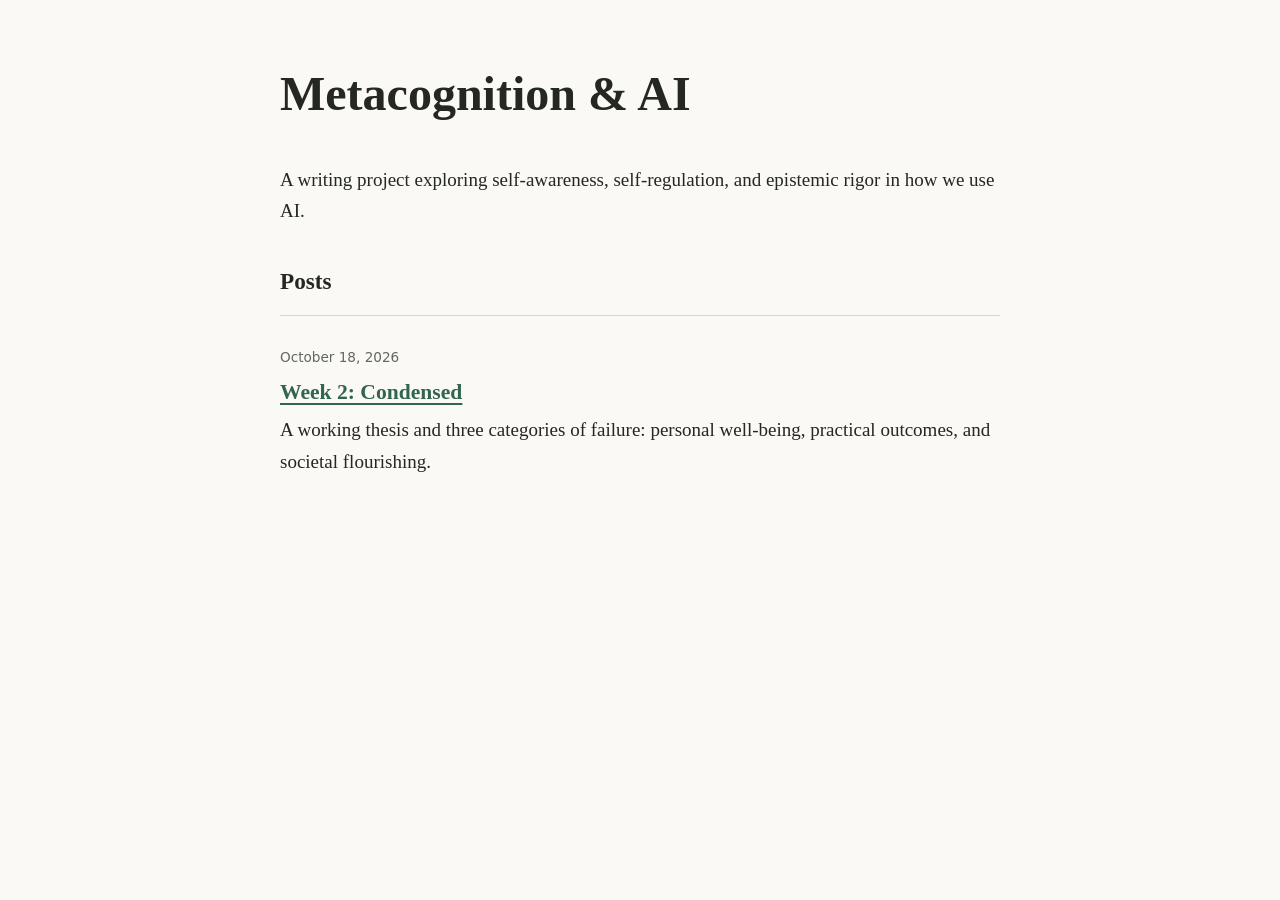
<file: index.html>
<!doctype html>
<html lang="en">
<head>
  <meta charset="utf-8">
  <meta name="viewport" content="width=device-width, initial-scale=1">
  <meta name="description" content="Writing on metacognition, agency, and how we think and act with AI.">
  <title>Metacognition &amp; AI</title>
  <link rel="stylesheet" href="assets/style.css">
</head>
<body>
<main>
<h1>Metacognition &amp; AI</h1>
<p>A writing project exploring self-awareness, self-regulation, and epistemic rigor in how we use AI.</p>
<h2>Posts</h2>
<ul class="post-list">
  <li>
    <time datetime="2026-10-18">October 18, 2026</time>
    <h3><a href="posts/week-2/">Week 2: Condensed</a></h3>
    <p>A working thesis and three categories of failure: personal well-being, practical outcomes, and societal flourishing.</p>
  </li>
</ul>
</main>
</body>
</html>
</file>
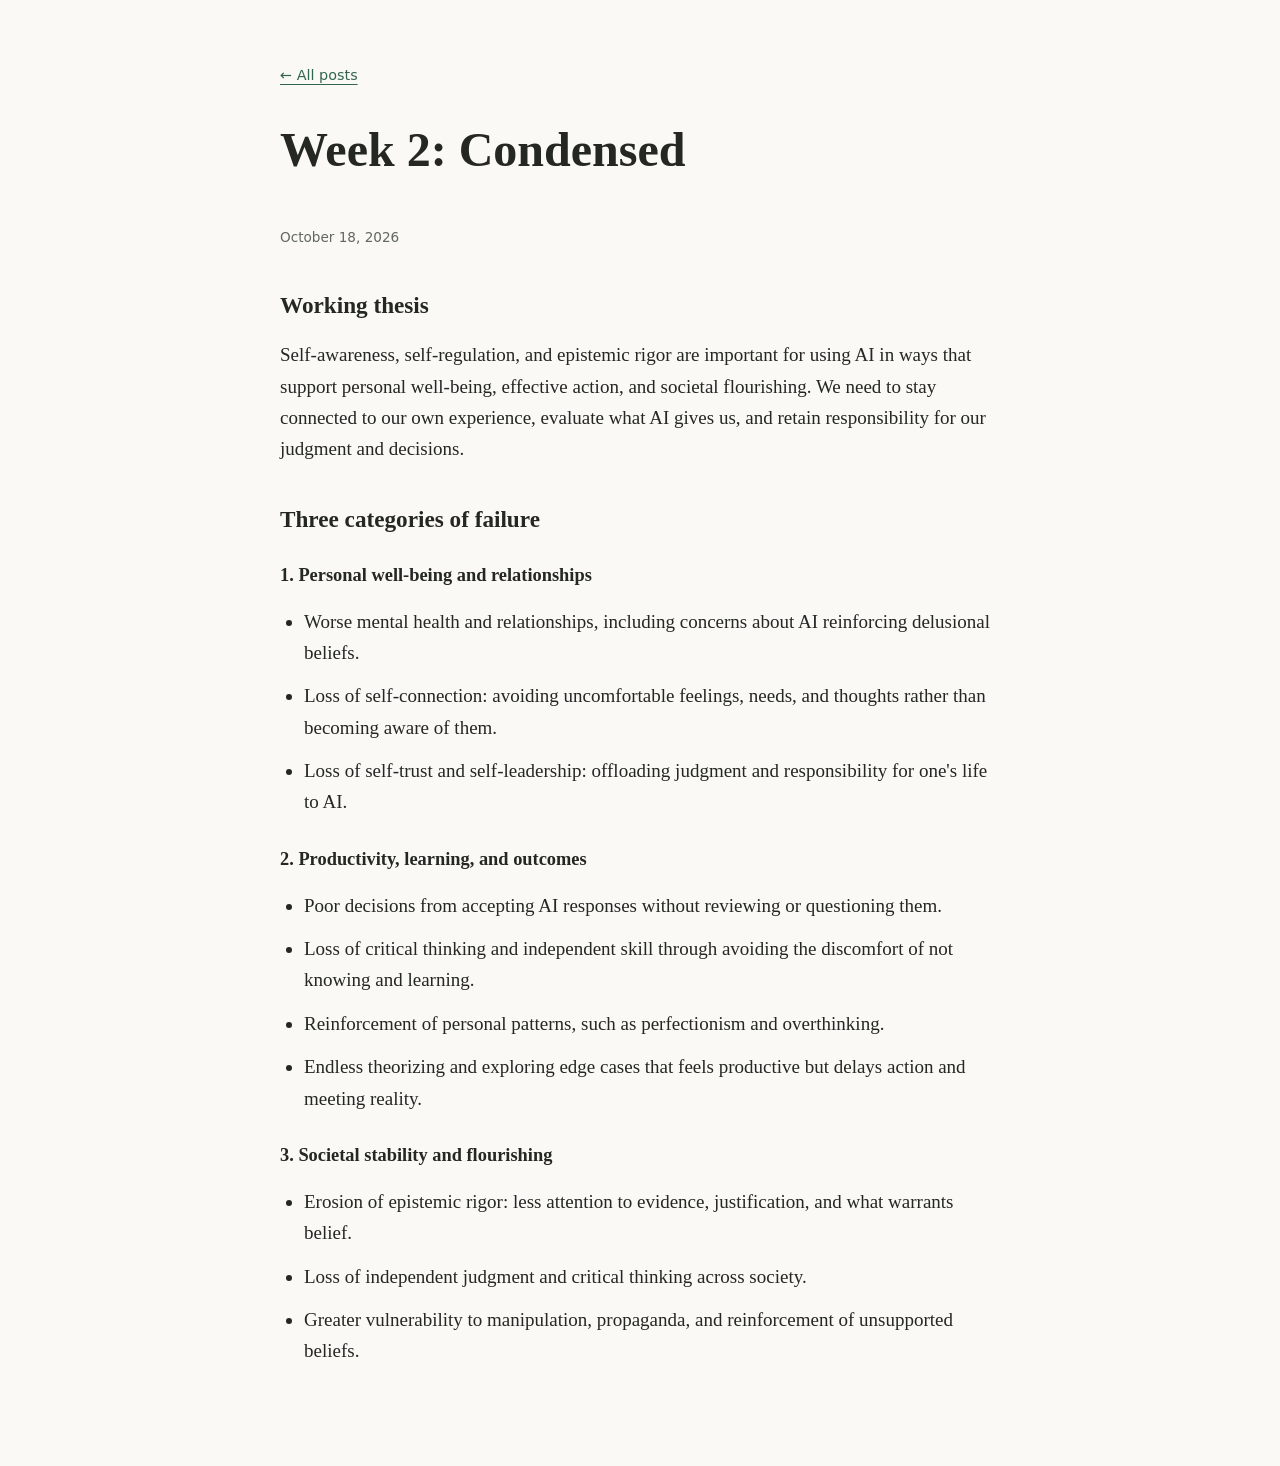
<file: posts/week-2/index.html>
<!doctype html>
<html lang="en">
<head>
  <meta charset="utf-8">
  <meta name="viewport" content="width=device-width, initial-scale=1">
  <meta name="description" content="Week 2 writing notes on self-awareness, self-regulation, epistemic rigor, and AI.">
  <title>Week 2: Condensed — Metacognition &amp; AI</title>
  <link rel="stylesheet" href="../../assets/style.css">
</head>
<body>
<main>
<nav><a href="../../">← All posts</a></nav>
<article>
<h1>Week 2: Condensed</h1>
<time datetime="2026-10-18">October 18, 2026</time>
<h2>Working thesis</h2>
<p>Self-awareness, self-regulation, and epistemic rigor are important for using AI in ways that support personal well-being, effective action, and societal flourishing. We need to stay connected to our own experience, evaluate what AI gives us, and retain responsibility for our judgment and decisions.</p>
<h2>Three categories of failure</h2>
<h3>1. Personal well-being and relationships</h3>
<ul>
<li>Worse mental health and relationships, including concerns about AI reinforcing delusional beliefs.</li>
<li>Loss of self-connection: avoiding uncomfortable feelings, needs, and thoughts rather than becoming aware of them.</li>
<li>Loss of self-trust and self-leadership: offloading judgment and responsibility for one&#x27;s life to AI.</li>
</ul>
<h3>2. Productivity, learning, and outcomes</h3>
<ul>
<li>Poor decisions from accepting AI responses without reviewing or questioning them.</li>
<li>Loss of critical thinking and independent skill through avoiding the discomfort of not knowing and learning.</li>
<li>Reinforcement of personal patterns, such as perfectionism and overthinking.</li>
<li>Endless theorizing and exploring edge cases that feels productive but delays action and meeting reality.</li>
</ul>
<h3>3. Societal stability and flourishing</h3>
<ul>
<li>Erosion of epistemic rigor: less attention to evidence, justification, and what warrants belief.</li>
<li>Loss of independent judgment and critical thinking across society.</li>
<li>Greater vulnerability to manipulation, propaganda, and reinforcement of unsupported beliefs.</li>
</ul>
</article>
</main>
</body>
</html>
</file>
<file: assets/style.css>
:root { color-scheme: light dark; }
body { margin: 0; background: #faf9f6; color: #252723; font-family: Georgia, serif; font-size: 19px; line-height: 1.65; }
main { max-width: 720px; margin: 0 auto; padding: 64px 24px 80px; }
h1, h2, h3 { line-height: 1.25; font-weight: 600; }
h1 { font-size: clamp(2rem, 6vw, 3rem); margin: 0 0 40px; }
h2 { font-size: 1.45rem; margin-top: 40px; }
h3 { font-size: 1.15rem; margin-top: 30px; }
ul { padding-left: 24px; }
li { margin: 12px 0; }
@media (prefers-color-scheme: dark) { body { background: #1d201d; color: #eeeee6; } }
a { color: #326550; text-underline-offset: 4px; }
a:hover { text-decoration-thickness: 2px; }
nav { margin-bottom: 32px; font-family: system-ui, sans-serif; font-size: 0.9rem; }
.post-list { list-style: none; padding: 0; }
.post-list li { border-top: 1px solid #d6d8cf; padding: 24px 0; }
.post-list h3 { margin: 8px 0; font-size: 1.35rem; }
.post-list p { margin: 8px 0; }
time { font-family: system-ui, sans-serif; font-size: 0.85rem; color: #62685f; }
@media (prefers-color-scheme: dark) {
  a { color: #a5d2b8; }
  time { color: #b4bbae; }
  .post-list li { border-color: #474e43; }
}
</file>
